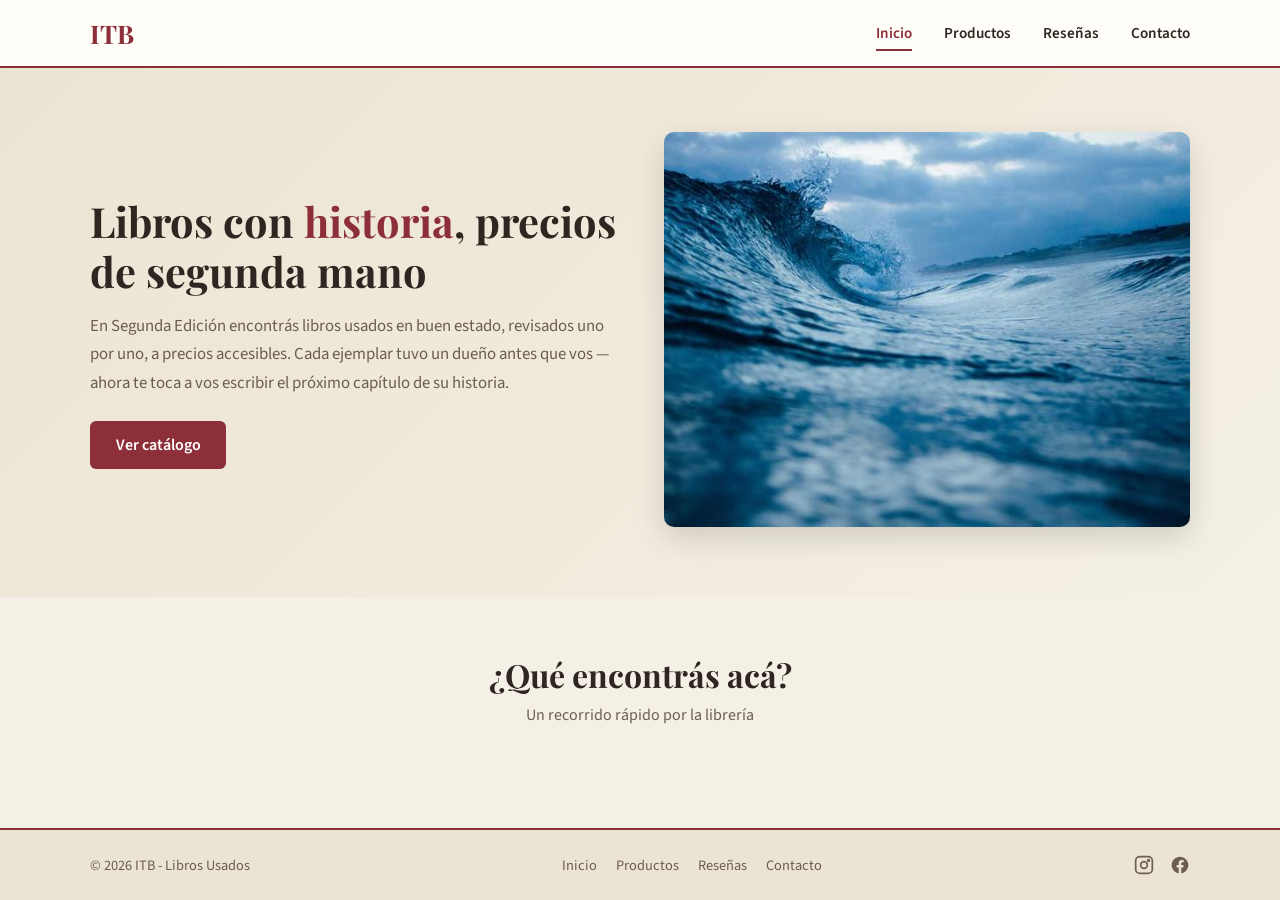
<file: index.html>
<!DOCTYPE html>
<html lang="es">
<head>
  <meta charset="UTF-8">
  <meta name="viewport" content="width=device-width, initial-scale=1.0">
  <title>ITB - Libros Usados</title>

  <!-- Google Fonts -->
  <link rel="preconnect" href="https://fonts.googleapis.com">
  <link rel="preconnect" href="https://fonts.gstatic.com" crossorigin>
  <link href="https://fonts.googleapis.com/css2?family=Playfair+Display:wght@600;700&family=Source+Sans+3:wght@400;600&display=swap" rel="stylesheet">

  <link rel="stylesheet" href="css/styles.css">
</head>
<body>

  <!-- HEADER -->
  <header class="site-header">
    <div class="navbar-container">
      <a href="index.html" class="logo">ITB</a>

      <nav>
        <ul class="nav-links">
          <li><a href="index.html" class="active">Inicio</a></li>
          <li><a href="./pages/productos.html">Productos</a></li>
          <li><a href="./pages/resenas.html">Reseñas</a></li>
          <li><a href="./pages/contacto.html">Contacto</a></li>
        </ul>
      </nav>
    </div>
  </header>

  <main>
    <!-- HERO -->
    <section class="hero">
      <div class="hero-container">
        <div class="hero-texto">
          <h1>Libros con <span>historia</span>, precios de segunda mano</h1>
          <p>
            En Segunda Edición encontrás libros usados en buen estado,
            revisados uno por uno, a precios accesibles. Cada ejemplar
            tuvo un dueño antes que vos — ahora te toca a vos escribir
            el próximo capítulo de su historia.
          </p>
          <a href="./pages/productos.html" class="btn-principal">Ver catálogo</a>
        </div>

        <div class="hero-imagen">
          <img
            src="./img/Ola.jpg"
            alt="Imagen de Ola"
          >
        </div>
      </div>
    </section>

    <!-- ADELANTO DE SECCIONES -->
    <section class="seccion">
      <div class="seccion-titulo">
        <h2>¿Qué encontrás acá?</h2>
        <p>Un recorrido rápido por la librería</p>
      </div>
    </section>
  </main>

  <!-- FOOTER -->
  <footer class="site-footer">
    <div class="footer-inner">
      <p>© 2026 ITB - Libros Usados</p>

      <ul class="footer-nav">
        <li><a href="index.html">Inicio</a></li>
        <li><a href="./pages/productos.html">Productos</a></li>
        <li><a href="./pages/resenas.html">Reseñas</a></li>
        <li><a href="./pages/contacto.html">Contacto</a></li>
      </ul>

      <div class="footer-redes">
        <a href="#" aria-label="Instagram">
          <svg viewBox="0 0 24 24" fill="none" stroke="currentColor" stroke-width="2" stroke-linecap="round" stroke-linejoin="round"><rect x="2" y="2" width="20" height="20" rx="5"/><circle cx="12" cy="12" r="4"/><circle cx="17.5" cy="6.5" r="1"/></svg>
        </a>
        <a href="#" aria-label="Facebook">
          <svg viewBox="0 0 24 24" fill="currentColor"><path d="M22 12.06C22 6.5 17.52 2 12 2S2 6.5 2 12.06c0 5 3.66 9.15 8.44 9.94v-7.03H7.9v-2.91h2.54V9.85c0-2.5 1.49-3.89 3.77-3.89 1.09 0 2.23.2 2.23.2v2.45h-1.26c-1.24 0-1.63.77-1.63 1.56v1.88h2.78l-.44 2.91h-2.34V22c4.78-.79 8.44-4.94 8.44-9.94Z"/></svg>
        </a>
      </div>
    </div>
  </footer>

</body>
</html>
</file>
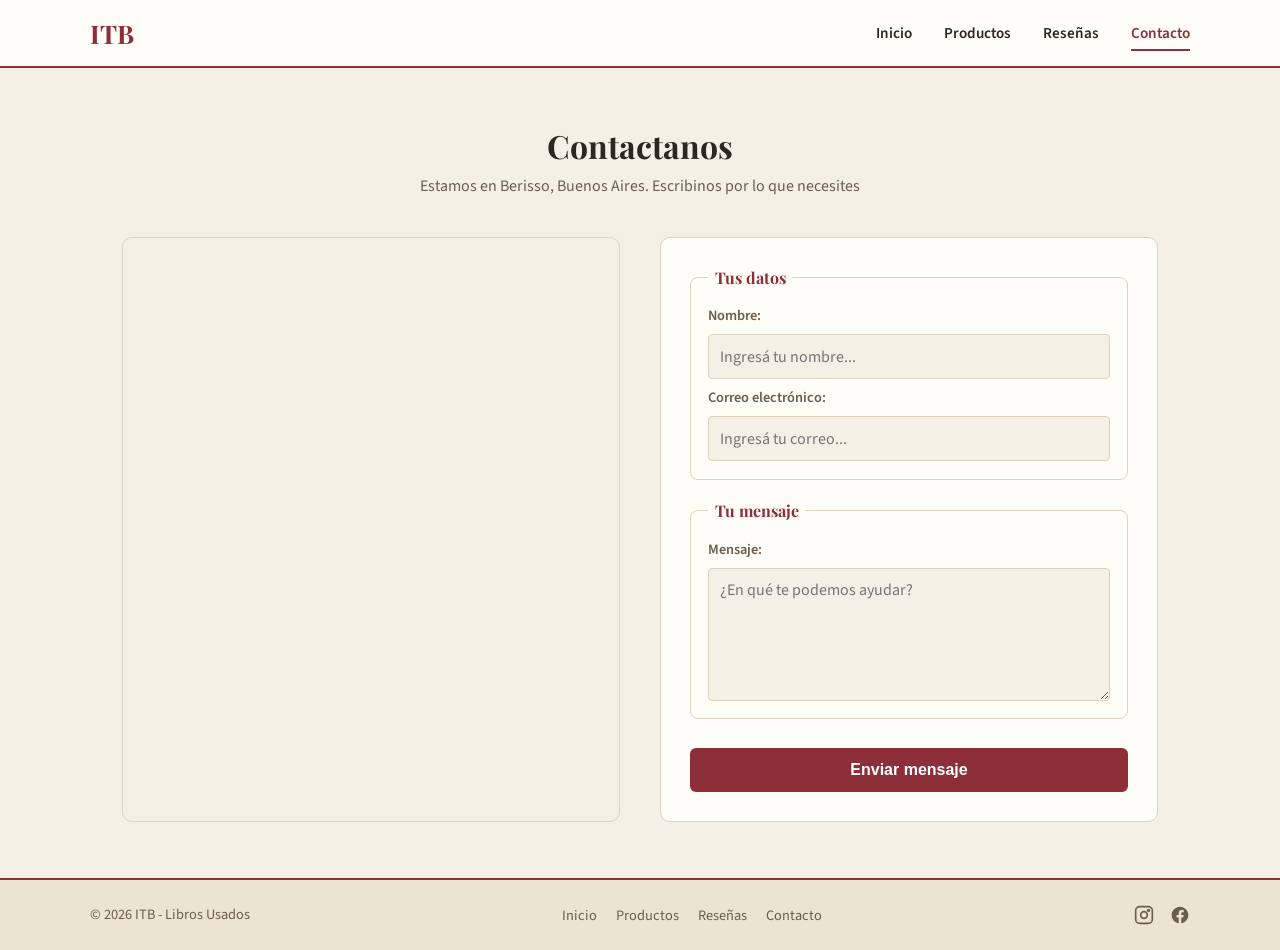
<file: contacto.html>
<!DOCTYPE html>
<html lang="es">
<head>
  <meta charset="UTF-8">
  <meta name="viewport" content="width=device-width, initial-scale=1.0">
  <title>ITB - Contacto</title>

  <link rel="preconnect" href="https://fonts.googleapis.com">
  <link rel="preconnect" href="https://fonts.gstatic.com" crossorigin>
  <link href="https://fonts.googleapis.com/css2?family=Playfair+Display:wght@600;700&family=Source+Sans+3:wght@400;600&display=swap" rel="stylesheet">

  <link rel="stylesheet" href="css/styles.css">
</head>
<body>

  <!-- HEADER -->
  <header class="site-header">
    <div class="navbar-container">
      <a href="index.html" class="logo">ITB</a>

      <nav>
        <ul class="nav-links">
          <li><a href="index.html">Inicio</a></li>
          <li><a href="productos.html">Productos</a></li>
          <li><a href="resenas.html">Reseñas</a></li>
          <li><a href="contacto.html" class="active">Contacto</a></li>
        </ul>
      </nav>
    </div>
  </header>

  <main>
    <!-- CONTACTO -->
    <section id="contacto" class="seccion">
      <div class="seccion-titulo">
        <h2>Contactanos</h2>
        <p>Estamos en Berisso, Buenos Aires. Escribinos por lo que necesites</p>
      </div>

      <div class="contacto-grid">

        <!-- MAPA (multimedia: iframe) -->
        <div class="contacto-mapa">
          <iframe
            src="https://maps.google.com/maps?q=Berisso,Buenos%20Aires,Argentina&z=13&output=embed"
            title="Ubicación de la librería Segunda Edición en Berisso"
            loading="lazy"
            referrerpolicy="no-referrer-when-downgrade"
          ></iframe>
        </div>

        <!-- FORMULARIO -->
        <form
          action="https://formspree.io/f/TU_ID_DE_FORMSPREE"
          method="POST"
          class="form-contacto"
        >
          <fieldset>
            <legend>Tus datos</legend>

            <label for="nombre">Nombre:</label>
            <input
              id="nombre"
              name="nombre"
              type="text"
              placeholder="Ingresá tu nombre..."
              required
            >

            <label for="correo">Correo electrónico:</label>
            <input
              id="correo"
              name="email"
              type="email"
              placeholder="Ingresá tu correo..."
              required
            >
          </fieldset>

          <fieldset>
            <legend>Tu mensaje</legend>

            <label for="mensaje">Mensaje:</label>
            <textarea
              id="mensaje"
              name="message"
              placeholder="¿En qué te podemos ayudar?"
              rows="5"
              required
            ></textarea>
          </fieldset>

          <button type="submit" class="btn-enviar">Enviar mensaje</button>
        </form>

      </div>
    </section>
  </main>

  <!-- FOOTER -->
  <footer class="site-footer">
    <div class="footer-inner">
      <p>© 2026 ITB - Libros Usados</p>

      <ul class="footer-nav">
        <li><a href="index.html">Inicio</a></li>
        <li><a href="productos.html">Productos</a></li>
        <li><a href="resenas.html">Reseñas</a></li>
        <li><a href="contacto.html">Contacto</a></li>
      </ul>

      <div class="footer-redes">
        <a href="#" aria-label="Instagram">
          <svg viewBox="0 0 24 24" fill="none" stroke="currentColor" stroke-width="2" stroke-linecap="round" stroke-linejoin="round"><rect x="2" y="2" width="20" height="20" rx="5"/><circle cx="12" cy="12" r="4"/><circle cx="17.5" cy="6.5" r="1"/></svg>
        </a>
        <a href="#" aria-label="Facebook">
          <svg viewBox="0 0 24 24" fill="currentColor"><path d="M22 12.06C22 6.5 17.52 2 12 2S2 6.5 2 12.06c0 5 3.66 9.15 8.44 9.94v-7.03H7.9v-2.91h2.54V9.85c0-2.5 1.49-3.89 3.77-3.89 1.09 0 2.23.2 2.23.2v2.45h-1.26c-1.24 0-1.63.77-1.63 1.56v1.88h2.78l-.44 2.91h-2.34V22c4.78-.79 8.44-4.94 8.44-9.94Z"/></svg>
        </a>
      </div>
    </div>
  </footer>

</body>
</html>
</file>
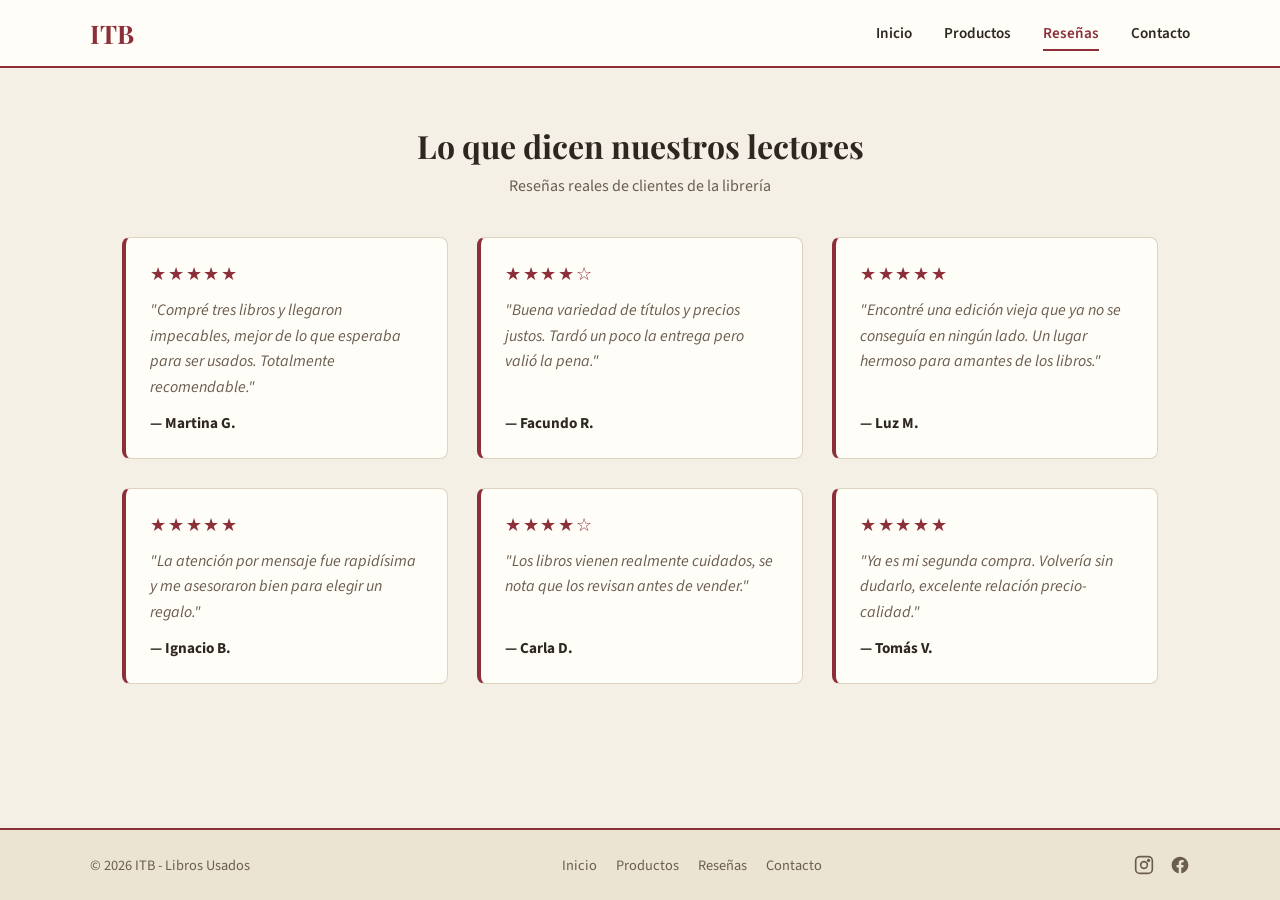
<file: resenas.html>
<!DOCTYPE html>
<html lang="es">
<head>
  <meta charset="UTF-8">
  <meta name="viewport" content="width=device-width, initial-scale=1.0">
  <title>ITB - Reseñas</title>

  <link rel="preconnect" href="https://fonts.googleapis.com">
  <link rel="preconnect" href="https://fonts.gstatic.com" crossorigin>
  <link href="https://fonts.googleapis.com/css2?family=Playfair+Display:wght@600;700&family=Source+Sans+3:wght@400;600&display=swap" rel="stylesheet">

  <link rel="stylesheet" href="css/styles.css">
</head>
<body>

  <!-- HEADER -->
  <header class="site-header">
    <div class="navbar-container">
      <a href="index.html" class="logo">ITB</a>

      <nav>
        <ul class="nav-links">
          <li><a href="index.html">Inicio</a></li>
          <li><a href="productos.html">Productos</a></li>
          <li><a href="resenas.html" class="active">Reseñas</a></li>
          <li><a href="contacto.html">Contacto</a></li>
        </ul>
      </nav>
    </div>
  </header>

  <main>
    <!-- RESEÑAS -->
    <section id="resenas" class="seccion">
      <div class="seccion-titulo">
        <h2>Lo que dicen nuestros lectores</h2>
        <p>Reseñas reales de clientes de la librería</p>
      </div>

      <div class="resenas-grid">

        <article class="resena-card">
          <div class="resena-estrellas">★★★★★</div>
          <p class="resena-texto">
            "Compré tres libros y llegaron impecables, mejor de lo que esperaba
            para ser usados. Totalmente recomendable."
          </p>
          <p class="resena-autor">— Martina G.</p>
        </article>

        <article class="resena-card">
          <div class="resena-estrellas">★★★★☆</div>
          <p class="resena-texto">
            "Buena variedad de títulos y precios justos. Tardó un poco la
            entrega pero valió la pena."
          </p>
          <p class="resena-autor">— Facundo R.</p>
        </article>

        <article class="resena-card">
          <div class="resena-estrellas">★★★★★</div>
          <p class="resena-texto">
            "Encontré una edición vieja que ya no se conseguía en ningún
            lado. Un lugar hermoso para amantes de los libros."
          </p>
          <p class="resena-autor">— Luz M.</p>
        </article>

        <article class="resena-card">
          <div class="resena-estrellas">★★★★★</div>
          <p class="resena-texto">
            "La atención por mensaje fue rapidísima y me asesoraron bien
            para elegir un regalo."
          </p>
          <p class="resena-autor">— Ignacio B.</p>
        </article>

        <article class="resena-card">
          <div class="resena-estrellas">★★★★☆</div>
          <p class="resena-texto">
            "Los libros vienen realmente cuidados, se nota que los revisan
            antes de vender."
          </p>
          <p class="resena-autor">— Carla D.</p>
        </article>

        <article class="resena-card">
          <div class="resena-estrellas">★★★★★</div>
          <p class="resena-texto">
            "Ya es mi segunda compra. Volvería sin dudarlo, excelente
            relación precio-calidad."
          </p>
          <p class="resena-autor">— Tomás V.</p>
        </article>

      </div>
    </section>
  </main>

  <!-- FOOTER -->
  <footer class="site-footer">
    <div class="footer-inner">
      <p>© 2026 ITB - Libros Usados</p>

      <ul class="footer-nav">
        <li><a href="index.html">Inicio</a></li>
        <li><a href="productos.html">Productos</a></li>
        <li><a href="resenas.html">Reseñas</a></li>
        <li><a href="contacto.html">Contacto</a></li>
      </ul>

      <div class="footer-redes">
        <a href="#" aria-label="Instagram">
          <svg viewBox="0 0 24 24" fill="none" stroke="currentColor" stroke-width="2" stroke-linecap="round" stroke-linejoin="round"><rect x="2" y="2" width="20" height="20" rx="5"/><circle cx="12" cy="12" r="4"/><circle cx="17.5" cy="6.5" r="1"/></svg>
        </a>
        <a href="#" aria-label="Facebook">
          <svg viewBox="0 0 24 24" fill="currentColor"><path d="M22 12.06C22 6.5 17.52 2 12 2S2 6.5 2 12.06c0 5 3.66 9.15 8.44 9.94v-7.03H7.9v-2.91h2.54V9.85c0-2.5 1.49-3.89 3.77-3.89 1.09 0 2.23.2 2.23.2v2.45h-1.26c-1.24 0-1.63.77-1.63 1.56v1.88h2.78l-.44 2.91h-2.34V22c4.78-.79 8.44-4.94 8.44-9.94Z"/></svg>
        </a>
      </div>
    </div>
  </footer>

</body>
</html>
</file>
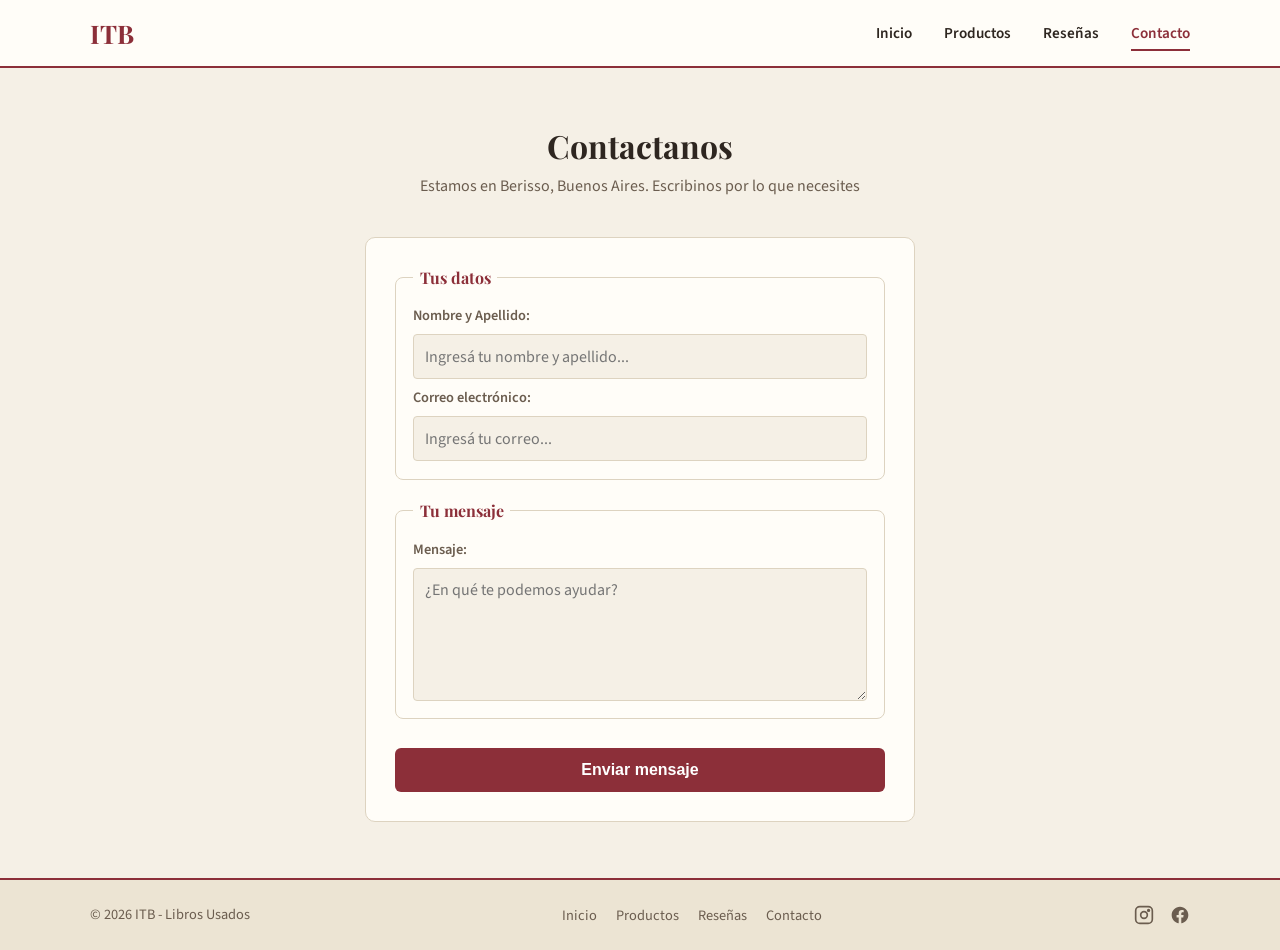
<file: pages/contacto.html>
<!DOCTYPE html>
<html lang="es">
<head>
  <meta charset="UTF-8">
  <meta name="viewport" content="width=device-width, initial-scale=1.0">
  <title>ITB - Contacto</title>

  <link rel="preconnect" href="https://fonts.googleapis.com">
  <link rel="preconnect" href="https://fonts.gstatic.com" crossorigin>
  <link href="https://fonts.googleapis.com/css2?family=Playfair+Display:wght@600;700&family=Source+Sans+3:wght@400;600&display=swap" rel="stylesheet">

  <link rel="stylesheet" href="../css/styles.css">
</head>
<body>

  <!-- HEADER -->
  <header class="site-header">
    <div class="navbar-container">
      <a href="../index.html" class="logo">ITB</a>

      <nav>
        <ul class="nav-links">
          <li><a href="../index.html">Inicio</a></li>
          <li><a href="productos.html">Productos</a></li>
          <li><a href="resenas.html">Reseñas</a></li>
          <li><a href="contacto.html" class="active">Contacto</a></li>
        </ul>
      </nav>
    </div>
  </header>

  <main>
    <!-- CONTACTO -->
    <section id="contacto" class="seccion">
      <div class="seccion-titulo">
        <h2>Contactanos</h2>
        <p>Estamos en Berisso, Buenos Aires. Escribinos por lo que necesites</p>
      </div>

      <div class="contacto-solo">

        <!-- FORMULARIO -->
        <form
          action="https://formspree.io/f/mljrqyyr"
          method="POST"
          class="form-contacto"
        >
          <fieldset>
            <legend>Tus datos</legend>

            <label for="nombre">Nombre y Apellido:</label>
            <input
              id="nombre"
              name="nombre"
              type="text"
              placeholder="Ingresá tu nombre y apellido..."
              required
            >

            <label for="correo">Correo electrónico:</label>
            <input
              id="correo"
              name="email"
              type="email"
              placeholder="Ingresá tu correo..."
              required
            >
          </fieldset>

          <fieldset>
            <legend>Tu mensaje</legend>

            <label for="mensaje">Mensaje:</label>
            <textarea
              id="mensaje"
              name="message"
              placeholder="¿En qué te podemos ayudar?"
              rows="5"
              required
            ></textarea>
          </fieldset>

          <button type="submit" class="btn-enviar">Enviar mensaje</button>
        </form>

      </div>
    </section>
  </main>

  <!-- FOOTER -->
  <footer class="site-footer">
    <div class="footer-inner">
      <p>© 2026 ITB - Libros Usados</p>

      <ul class="footer-nav">
        <li><a href="../index.html">Inicio</a></li>
        <li><a href="productos.html">Productos</a></li>
        <li><a href="resenas.html">Reseñas</a></li>
        <li><a href="contacto.html">Contacto</a></li>
      </ul>

      <div class="footer-redes">
        <a href="#" aria-label="Instagram">
          <svg viewBox="0 0 24 24" fill="none" stroke="currentColor" stroke-width="2" stroke-linecap="round" stroke-linejoin="round"><rect x="2" y="2" width="20" height="20" rx="5"/><circle cx="12" cy="12" r="4"/><circle cx="17.5" cy="6.5" r="1"/></svg>
        </a>
        <a href="#" aria-label="Facebook">
          <svg viewBox="0 0 24 24" fill="currentColor"><path d="M22 12.06C22 6.5 17.52 2 12 2S2 6.5 2 12.06c0 5 3.66 9.15 8.44 9.94v-7.03H7.9v-2.91h2.54V9.85c0-2.5 1.49-3.89 3.77-3.89 1.09 0 2.23.2 2.23.2v2.45h-1.26c-1.24 0-1.63.77-1.63 1.56v1.88h2.78l-.44 2.91h-2.34V22c4.78-.79 8.44-4.94 8.44-9.94Z"/></svg>
        </a>
      </div>
    </div>
  </footer>

</body>
</html>
</file>
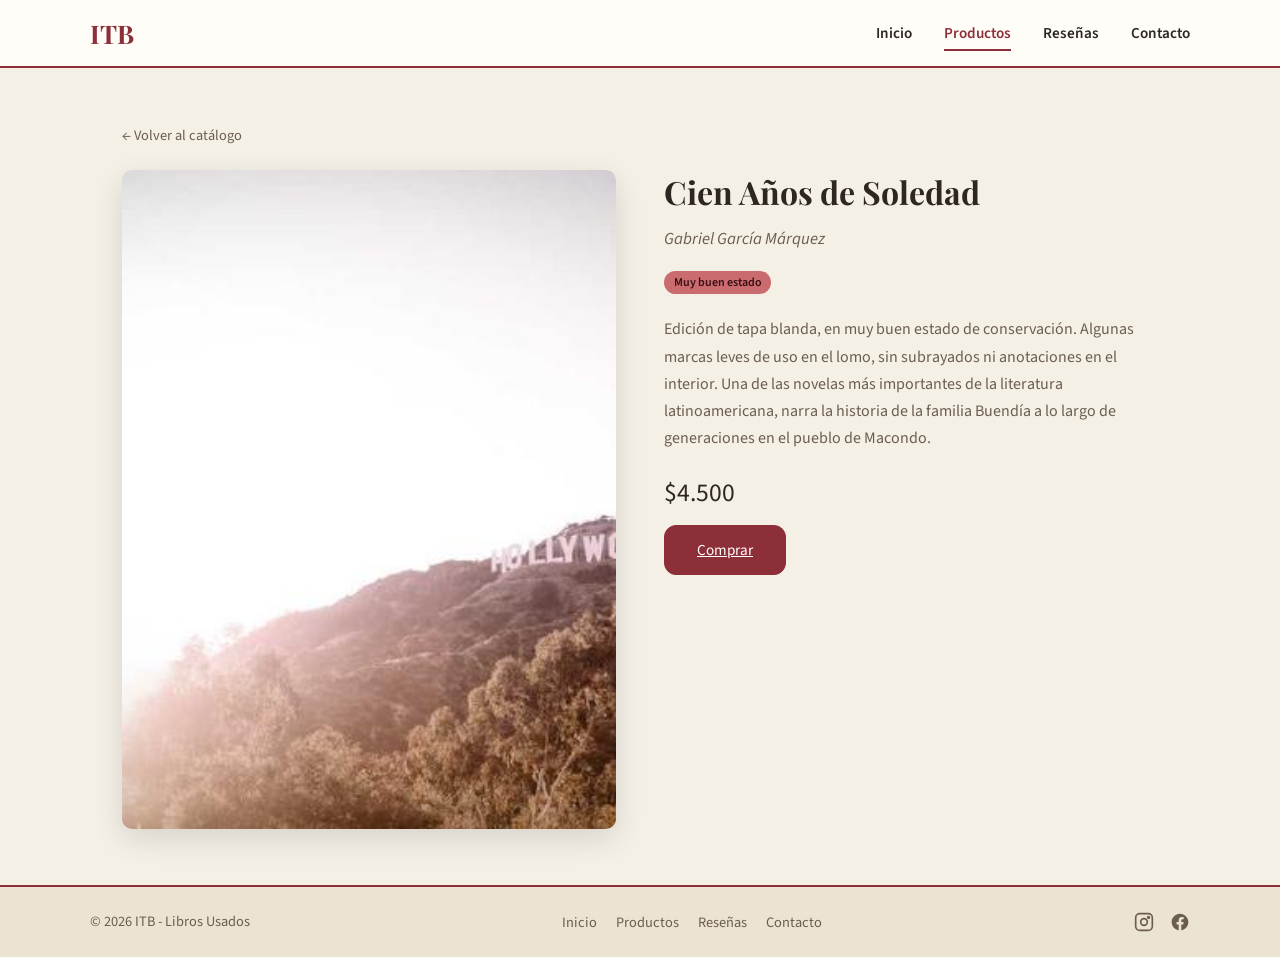
<file: pages/libro.html>
<!DOCTYPE html>
<html lang="es">
<head>
  <meta charset="UTF-8">
  <meta name="viewport" content="width=device-width, initial-scale=1.0">
  <title>ITB - Información del libro</title>

  <link rel="preconnect" href="https://fonts.googleapis.com">
  <link rel="preconnect" href="https://fonts.gstatic.com" crossorigin>
  <link href="https://fonts.googleapis.com/css2?family=Playfair+Display:wght@600;700&family=Source+Sans+3:wght@400;600&display=swap" rel="stylesheet">

  <link rel="stylesheet" href="../css/styles.css">
</head>
<body>

  <!-- HEADER -->
  <header class="site-header">
    <div class="navbar-container">
      <a href="../index.html" class="logo">ITB</a>

      <nav>
        <ul class="nav-links">
          <li><a href="../index.html">Inicio</a></li>
          <li><a href="productos.html" class="active">Productos</a></li>
          <li><a href="resenas.html">Reseñas</a></li>
          <li><a href="contacto.html">Contacto</a></li>
        </ul>
      </nav>
    </div>
  </header>

  <main>
    <!-- INFORMACION DEL LIBRO -->
    <section class="seccion">
      <a href="productos.html" class="volver-link">← Volver al catálogo</a>

      <div class="libro-detalle-container">

        <img
          src="../img/CienAñosdeSoledad.jpg"
          alt="Tapa del libro Cien Años de Soledad"
          class="libro-detalle-imagen"
        >

        <div class="libro-detalle-info">
          <h1>Cien Años de Soledad</h1>
          <p class="autor">Gabriel García Márquez</p>
          <span class="libro-estado">Muy buen estado</span>

          <p class="libro-descripcion">
            Edición de tapa blanda, en muy buen estado de conservación.
            Algunas marcas leves de uso en el lomo, sin subrayados ni
            anotaciones en el interior. Una de las novelas más importantes
            de la literatura latinoamericana, narra la historia de la
            familia Buendía a lo largo de generaciones en el pueblo de
            Macondo.
          </p>

          <p class="precio">$4.500</p>

          <a href="#" class="btn-comprar btn-comprar-grande">Comprar</a>
        </div>

      </div>
    </section>
  </main>

  <!-- FOOTER -->
  <footer class="site-footer">
    <div class="footer-inner">
      <p>© 2026 ITB - Libros Usados</p>

      <ul class="footer-nav">
        <li><a href="../index.html">Inicio</a></li>
        <li><a href="productos.html">Productos</a></li>
        <li><a href="resenas.html">Reseñas</a></li>
        <li><a href="contacto.html">Contacto</a></li>
      </ul>

      <div class="footer-redes">
        <a href="#" aria-label="Instagram">
          <svg viewBox="0 0 24 24" fill="none" stroke="currentColor" stroke-width="2" stroke-linecap="round" stroke-linejoin="round"><rect x="2" y="2" width="20" height="20" rx="5"/><circle cx="12" cy="12" r="4"/><circle cx="17.5" cy="6.5" r="1"/></svg>
        </a>
        <a href="#" aria-label="Facebook">
          <svg viewBox="0 0 24 24" fill="currentColor"><path d="M22 12.06C22 6.5 17.52 2 12 2S2 6.5 2 12.06c0 5 3.66 9.15 8.44 9.94v-7.03H7.9v-2.91h2.54V9.85c0-2.5 1.49-3.89 3.77-3.89 1.09 0 2.23.2 2.23.2v2.45h-1.26c-1.24 0-1.63.77-1.63 1.56v1.88h2.78l-.44 2.91h-2.34V22c4.78-.79 8.44-4.94 8.44-9.94Z"/></svg>
        </a>
      </div>
    </div>
  </footer>

</body>
</html>
</file>
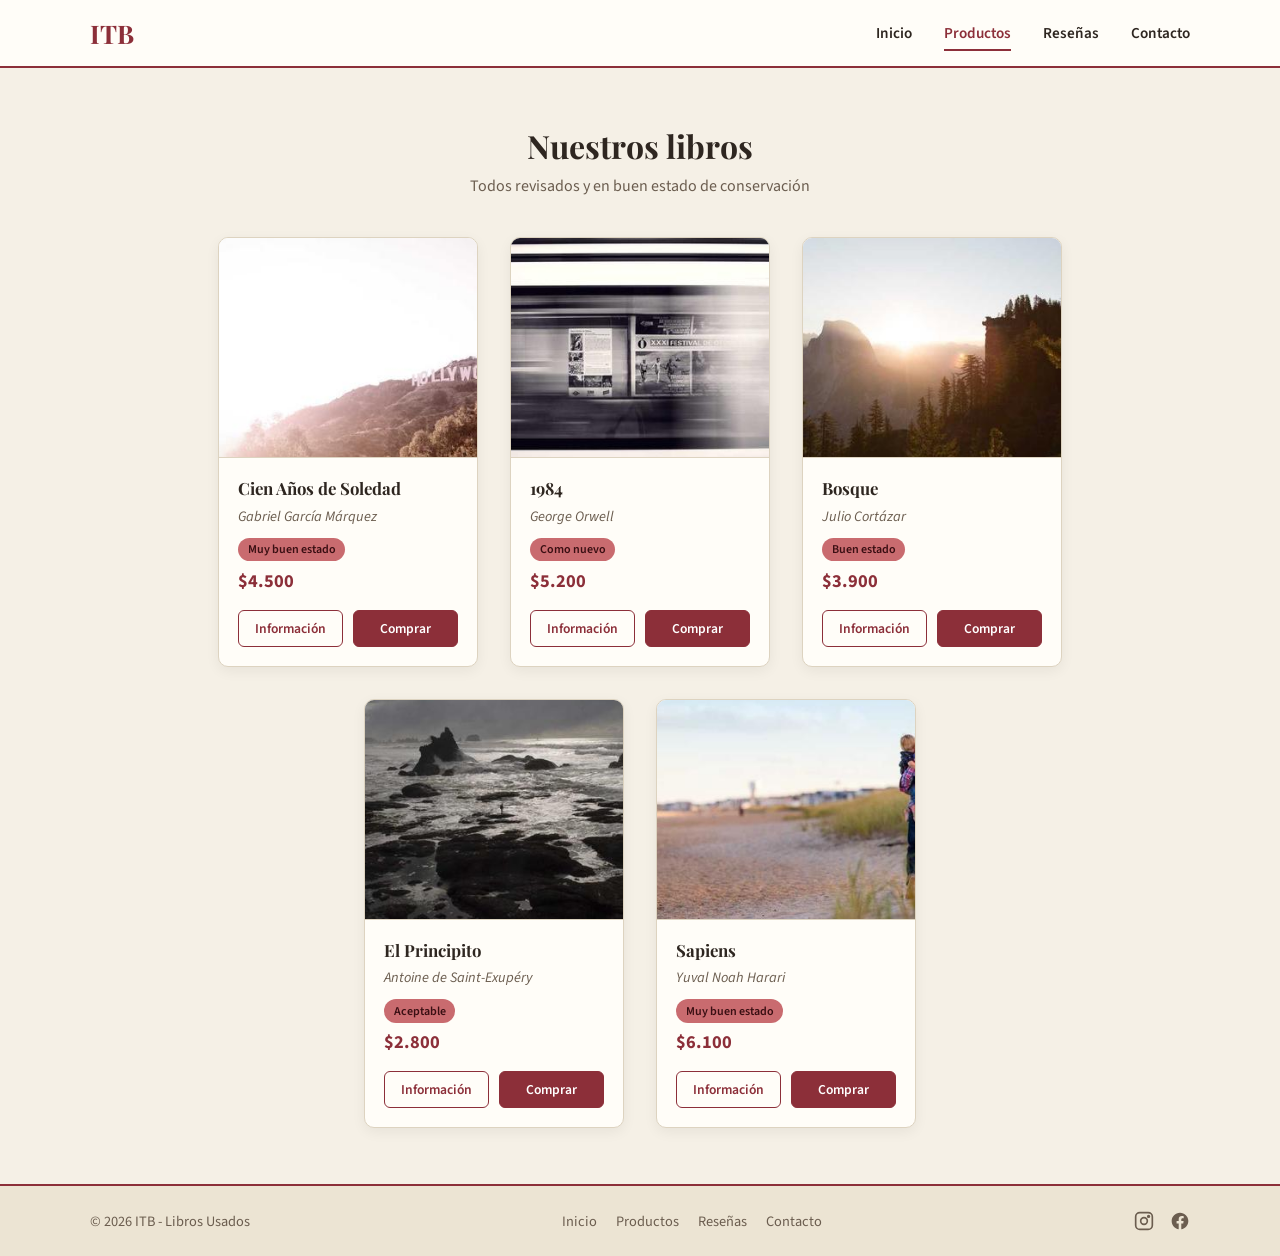
<file: pages/productos.html>
<!DOCTYPE html>
<html lang="es">
<head>
  <meta charset="UTF-8">
  <meta name="viewport" content="width=device-width, initial-scale=1.0">
  <title>ITB - Productos</title>

  <link rel="preconnect" href="https://fonts.googleapis.com">
  <link rel="preconnect" href="https://fonts.gstatic.com" crossorigin>
  <link href="https://fonts.googleapis.com/css2?family=Playfair+Display:wght@600;700&family=Source+Sans+3:wght@400;600&display=swap" rel="stylesheet">

  <link rel="stylesheet" href="../css/styles.css">
</head>
<body>

  <!-- HEADER -->
  <header class="site-header">
    <div class="navbar-container">
      <a href="../index.html" class="logo">ITB</a>

      <nav>
        <ul class="nav-links">
          <li><a href="../index.html">Inicio</a></li>
          <li><a href="productos.html" class="active">Productos</a></li>
          <li><a href="resenas.html">Reseñas</a></li>
          <li><a href="contacto.html">Contacto</a></li>
        </ul>
      </nav>
    </div>
  </header>

  <main>
    <!-- PRODUCTOS -->
    <section id="productos" class="seccion">
      <div class="seccion-titulo">
        <h2>Nuestros libros</h2>
        <p>Todos revisados y en buen estado de conservación</p>
      </div>

      <div class="productos-flex">

        <article class="libro-card">
          <img src="../img/CienAñosdeSoledad.jpg" alt="Tapa del libro Cien Años de Soledad">
          <div class="libro-card-body">
            <h3>Cien Años de Soledad</h3>
            <p class="autor">Gabriel García Márquez</p>
            <span class="libro-estado">Muy buen estado</span>
            <p class="precio">$4.500</p>
            <div class="libro-botones">
              <a href="libro.html" class="btn-info">Información</a>
              <a href="#" class="btn-comprar">Comprar</a>
            </div>
          </div>
        </article>

        <article class="libro-card">
          <img src="../img/1984.jpg" alt="Tapa del libro 1984">
          <div class="libro-card-body">
            <h3>1984</h3>
            <p class="autor">George Orwell</p>
            <span class="libro-estado">Como nuevo</span>
            <p class="precio">$5.200</p>
            <div class="libro-botones">
              <a href="libro.html" class="btn-info">Información</a>
              <a href="#" class="btn-comprar">Comprar</a>
            </div>
          </div>
        </article>

        <article class="libro-card">
          <img src="../img/Bosque.jpg" alt="Tapa del libro Bosque">
          <div class="libro-card-body">
            <h3>Bosque</h3>
            <p class="autor">Julio Cortázar</p>
            <span class="libro-estado">Buen estado</span>
            <p class="precio">$3.900</p>
            <div class="libro-botones">
              <a href="libro.html" class="btn-info">Información</a>
              <a href="#" class="btn-comprar">Comprar</a>
            </div>
          </div>
        </article>

        <article class="libro-card">
          <img src="../img/ElPrincipito.jpg" alt="Tapa del libro El Principito">
          <div class="libro-card-body">
            <h3>El Principito</h3>
            <p class="autor">Antoine de Saint-Exupéry</p>
            <span class="libro-estado">Aceptable</span>
            <p class="precio">$2.800</p>
            <div class="libro-botones">
              <a href="libro.html" class="btn-info">Información</a>
              <a href="#" class="btn-comprar">Comprar</a>
            </div>
          </div>
        </article>

        <article class="libro-card">
          <img src="../img/Sapiens.jpg" alt="Tapa del libro Sapiens">
          <div class="libro-card-body">
            <h3>Sapiens</h3>
            <p class="autor">Yuval Noah Harari</p>
            <span class="libro-estado">Muy buen estado</span>
            <p class="precio">$6.100</p>
            <div class="libro-botones">
              <a href="libro.html" class="btn-info">Información</a>
              <a href="#" class="btn-comprar">Comprar</a>
            </div>
          </div>
        </article>

      </div>
    </section>
  </main>

  <!-- FOOTER -->
  <footer class="site-footer">
    <div class="footer-inner">
      <p>© 2026 ITB - Libros Usados</p>

      <ul class="footer-nav">
        <li><a href="../index.html">Inicio</a></li>
        <li><a href="productos.html">Productos</a></li>
        <li><a href="resenas.html">Reseñas</a></li>
        <li><a href="contacto.html">Contacto</a></li>
      </ul>

      <div class="footer-redes">
        <a href="#" aria-label="Instagram">
          <svg viewBox="0 0 24 24" fill="none" stroke="currentColor" stroke-width="2" stroke-linecap="round" stroke-linejoin="round"><rect x="2" y="2" width="20" height="20" rx="5"/><circle cx="12" cy="12" r="4"/><circle cx="17.5" cy="6.5" r="1"/></svg>
        </a>
        <a href="#" aria-label="Facebook">
          <svg viewBox="0 0 24 24" fill="currentColor"><path d="M22 12.06C22 6.5 17.52 2 12 2S2 6.5 2 12.06c0 5 3.66 9.15 8.44 9.94v-7.03H7.9v-2.91h2.54V9.85c0-2.5 1.49-3.89 3.77-3.89 1.09 0 2.23.2 2.23.2v2.45h-1.26c-1.24 0-1.63.77-1.63 1.56v1.88h2.78l-.44 2.91h-2.34V22c4.78-.79 8.44-4.94 8.44-9.94Z"/></svg>
        </a>
      </div>
    </div>
  </footer>

</body>
</html>
</file>
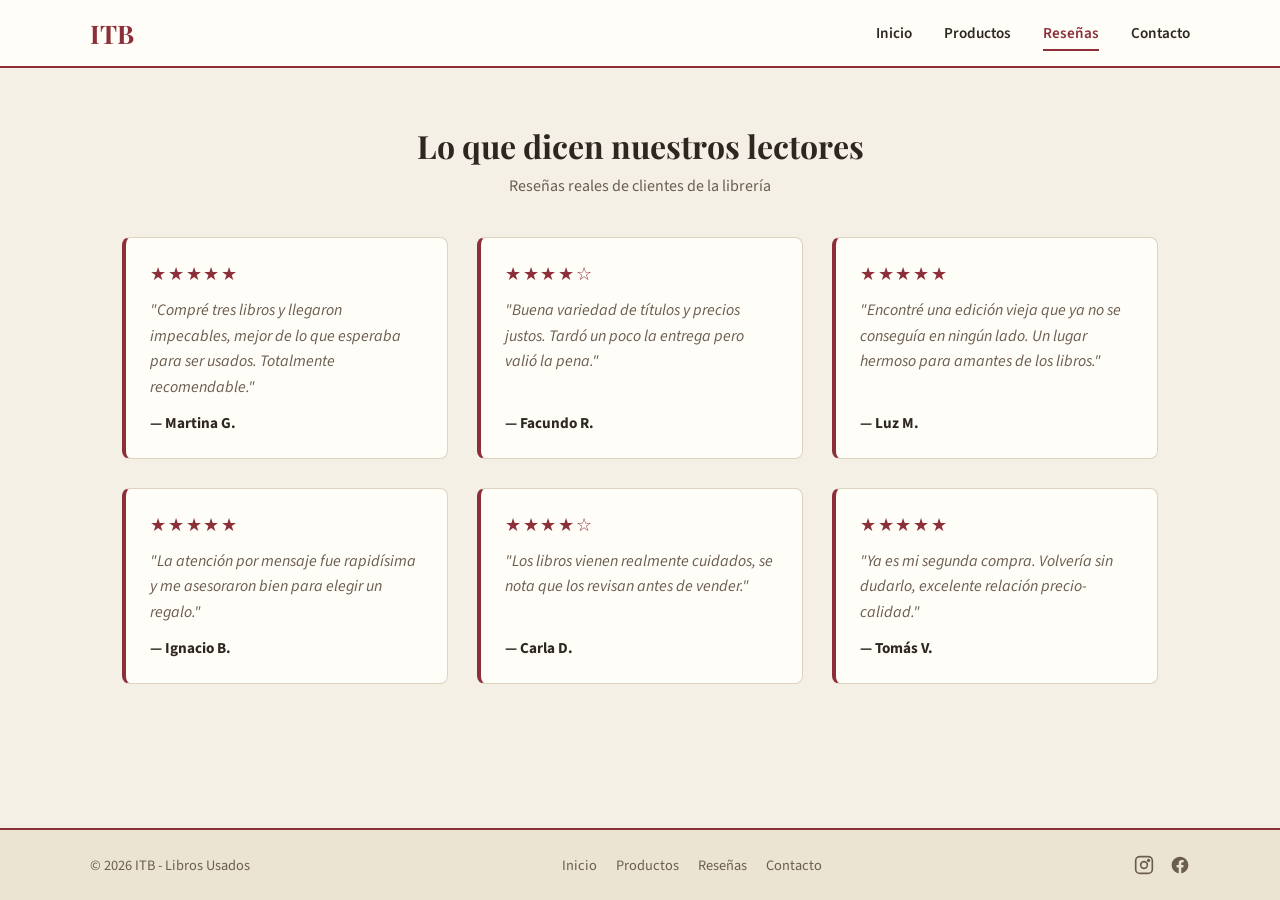
<file: pages/resenas.html>
<!DOCTYPE html>
<html lang="es">
<head>
  <meta charset="UTF-8">
  <meta name="viewport" content="width=device-width, initial-scale=1.0">
  <title>ITB - Reseñas</title>

  <link rel="preconnect" href="https://fonts.googleapis.com">
  <link rel="preconnect" href="https://fonts.gstatic.com" crossorigin>
  <link href="https://fonts.googleapis.com/css2?family=Playfair+Display:wght@600;700&family=Source+Sans+3:wght@400;600&display=swap" rel="stylesheet">

  <link rel="stylesheet" href="../css/styles.css">
</head>
<body>

  <!-- HEADER -->
  <header class="site-header">
    <div class="navbar-container">
      <a href="../index.html" class="logo">ITB</a>

      <nav>
        <ul class="nav-links">
          <li><a href="../index.html">Inicio</a></li>
          <li><a href="productos.html">Productos</a></li>
          <li><a href="resenas.html" class="active">Reseñas</a></li>
          <li><a href="contacto.html">Contacto</a></li>
        </ul>
      </nav>
    </div>
  </header>

  <main>
    <!-- RESEÑAS -->
    <section id="resenas" class="seccion">
      <div class="seccion-titulo">
        <h2>Lo que dicen nuestros lectores</h2>
        <p>Reseñas reales de clientes de la librería</p>
      </div>

      <div class="resenas-grid">

        <article class="resena-card">
          <div class="resena-estrellas">★★★★★</div>
          <p class="resena-texto">
            "Compré tres libros y llegaron impecables, mejor de lo que esperaba
            para ser usados. Totalmente recomendable."
          </p>
          <p class="resena-autor">— Martina G.</p>
        </article>

        <article class="resena-card">
          <div class="resena-estrellas">★★★★☆</div>
          <p class="resena-texto">
            "Buena variedad de títulos y precios justos. Tardó un poco la
            entrega pero valió la pena."
          </p>
          <p class="resena-autor">— Facundo R.</p>
        </article>

        <article class="resena-card">
          <div class="resena-estrellas">★★★★★</div>
          <p class="resena-texto">
            "Encontré una edición vieja que ya no se conseguía en ningún
            lado. Un lugar hermoso para amantes de los libros."
          </p>
          <p class="resena-autor">— Luz M.</p>
        </article>

        <article class="resena-card">
          <div class="resena-estrellas">★★★★★</div>
          <p class="resena-texto">
            "La atención por mensaje fue rapidísima y me asesoraron bien
            para elegir un regalo."
          </p>
          <p class="resena-autor">— Ignacio B.</p>
        </article>

        <article class="resena-card">
          <div class="resena-estrellas">★★★★☆</div>
          <p class="resena-texto">
            "Los libros vienen realmente cuidados, se nota que los revisan
            antes de vender."
          </p>
          <p class="resena-autor">— Carla D.</p>
        </article>

        <article class="resena-card">
          <div class="resena-estrellas">★★★★★</div>
          <p class="resena-texto">
            "Ya es mi segunda compra. Volvería sin dudarlo, excelente
            relación precio-calidad."
          </p>
          <p class="resena-autor">— Tomás V.</p>
        </article>

      </div>
    </section>
  </main>

  <!-- FOOTER -->
  <footer class="site-footer">
    <div class="footer-inner">
      <p>© 2026 ITB - Libros Usados</p>

      <ul class="footer-nav">
        <li><a href="../index.html">Inicio</a></li>
        <li><a href="productos.html">Productos</a></li>
        <li><a href="resenas.html">Reseñas</a></li>
        <li><a href="contacto.html">Contacto</a></li>
      </ul>

      <div class="footer-redes">
        <a href="#" aria-label="Instagram">
          <svg viewBox="0 0 24 24" fill="none" stroke="currentColor" stroke-width="2" stroke-linecap="round" stroke-linejoin="round"><rect x="2" y="2" width="20" height="20" rx="5"/><circle cx="12" cy="12" r="4"/><circle cx="17.5" cy="6.5" r="1"/></svg>
        </a>
        <a href="#" aria-label="Facebook">
          <svg viewBox="0 0 24 24" fill="currentColor"><path d="M22 12.06C22 6.5 17.52 2 12 2S2 6.5 2 12.06c0 5 3.66 9.15 8.44 9.94v-7.03H7.9v-2.91h2.54V9.85c0-2.5 1.49-3.89 3.77-3.89 1.09 0 2.23.2 2.23.2v2.45h-1.26c-1.24 0-1.63.77-1.63 1.56v1.88h2.78l-.44 2.91h-2.34V22c4.78-.79 8.44-4.94 8.44-9.94Z"/></svg>
        </a>
      </div>
    </div>
  </footer>

</body>
</html>
</file>
<file: css/styles.css>
/* ===== GOOGLE FONTS ===== */
/* Implementado con <link> en el <head> de cada página (ver HTML),
   no con @import, para que el navegador pueda descargarlas en paralelo. */

/* ===== RESET BASICO ===== */
* {
  margin: 0;
  padding: 0;
  box-sizing: border-box;
}

body {
  font-family: 'Source Sans 3', sans-serif;
  background-color: #f5f0e6;
  color: #2e2620;
  min-height: 100vh;
  display: flex;
  flex-direction: column;
}

h1, h2, h3, .logo {
  font-family: 'Playfair Display', serif;
}

/* ===== HEADER / NAVBAR ===== */
header.site-header {
  background-color: #fffdf8;
  border-bottom: 2px solid #8c2f39;
  padding: 1rem 2rem;
}

.navbar-container {
  display: flex;
  justify-content: space-between;
  align-items: center;
  max-width: 1100px;
  margin: 0 auto;
  flex-wrap: wrap;
  gap: 1rem;
}

.logo {
  color: #8c2f39;
  font-size: 1.6rem;
  font-weight: 700;
  text-decoration: none;
}

.nav-links {
  list-style: none;
  display: flex;
  gap: 2rem;
}

.nav-links a {
  color: #2e2620;
  text-decoration: none;
  font-weight: 600;
  font-size: 0.95rem;
  padding-bottom: 0.3rem;
  border-bottom: 2px solid transparent;
  transition: border-color 0.2s, color 0.2s;
}

.nav-links a:hover,
.nav-links a.active {
  color: #8c2f39;
  border-bottom-color: #8c2f39;
}

/* ===== HERO (Inicio) ===== */
.hero {
  padding: 4rem 2rem;
  background: linear-gradient(135deg, #ece4d3, #f5f0e6);
}

.hero-container {
  max-width: 1100px;
  margin: 0 auto;
  display: flex;
  align-items: center;
  gap: 3rem;
  flex-wrap: wrap;
}

.hero-texto {
  flex: 1 1 320px;
}

.hero-texto h1 {
  font-size: 2.6rem;
  margin-bottom: 1rem;
  line-height: 1.2;
}

.hero-texto h1 span {
  color: #8c2f39;
}

.hero-texto p {
  color: #6b5d4f;
  font-size: 1.05rem;
  line-height: 1.7;
  margin-bottom: 1.5rem;
}

.hero-imagen {
  flex: 1 1 320px;
}

.hero-imagen img {
  width: 100%;
  height: auto;
  border-radius: 10px;
  box-shadow: 0 10px 30px rgba(0, 0, 0, 0.15);
}

.btn-principal {
  display: inline-block;
  background-color: #8c2f39;
  color: #fff;
  text-decoration: none;
  padding: 0.8rem 1.6rem;
  border-radius: 6px;
  font-weight: 600;
  transition: opacity 0.2s;
}

.btn-principal:hover {
  opacity: 0.85;
}

/* ===== SECCIONES GENERALES ===== */
main {
  flex: 1;
}

.seccion {
  padding: 3.5rem 2rem;
  max-width: 1100px;
  margin: 0 auto;
}

.seccion-titulo {
  text-align: center;
  margin-bottom: 2.5rem;
}

.seccion-titulo h2 {
  font-size: 2rem;
  margin-bottom: 0.5rem;
}

.seccion-titulo p {
  color: #6b5d4f;
}

/* ===== FOOTER ===== */
footer.site-footer {
  background-color: #ece4d3;
  border-top: 2px solid #8c2f39;
  padding: 1.5rem 2rem;
  margin-top: auto;
}

.footer-inner {
  max-width: 1100px;
  margin: 0 auto;
  display: flex;
  justify-content: space-between;
  align-items: center;
  flex-wrap: wrap;
  gap: 1rem;
}

.footer-inner p {
  color: #6b5d4f;
  font-size: 0.9rem;
}

.footer-nav {
  list-style: none;
  display: flex;
  gap: 1.2rem;
}

.footer-nav a {
  color: #6b5d4f;
  text-decoration: none;
  font-size: 0.9rem;
  transition: color 0.2s;
}

.footer-nav a:hover {
  color: #8c2f39;
}

.footer-redes {
  display: flex;
  gap: 1rem;
}

.footer-redes a {
  color: #6b5d4f;
  display: flex;
  transition: color 0.2s;
}

.footer-redes a:hover {
  color: #8c2f39;
}

.footer-redes svg {
  width: 20px;
  height: 20px;
}

/* ===== PRODUCTOS (Flexbox) ===== */
.productos-flex {
  display: flex;
  flex-wrap: wrap;
  gap: 2rem;
  justify-content: center;
}

.libro-card {
  background-color: #fffdf8;
  border: 1px solid #ddd3c0;
  border-radius: 10px;
  overflow: hidden;
  flex: 1 1 240px;
  max-width: 260px;
  display: flex;
  flex-direction: column;
  box-shadow: 0 4px 14px rgba(0, 0, 0, 0.06);
}

.libro-card img {
  width: 100%;
  height: 220px;
  object-fit: cover;
  border-bottom: 1px solid #ddd3c0;
}

.libro-card-body {
  padding: 1.2rem;
  display: flex;
  flex-direction: column;
  gap: 0.4rem;
  flex: 1;
}

.libro-card h3 {
  font-size: 1.05rem;
}

.libro-card .autor {
  color: #6b5d4f;
  font-size: 0.9rem;
  font-style: italic;
}

.libro-estado {
  align-self: flex-start;
  background-color: #c96b6f;
  color: #3a0f13;
  font-size: 0.75rem;
  font-weight: 600;
  padding: 0.2rem 0.6rem;
  border-radius: 999px;
  margin-top: 0.3rem;
}

.libro-card .precio {
  font-weight: 700;
  color: #8c2f39;
  font-size: 1.15rem;
  margin-top: auto;
}

/* Botones de cada card: Información (outline) y Comprar (relleno) */
.libro-botones {
  display: flex;
  gap: 0.6rem;
  margin-top: 0.6rem;
}

.libro-botones a {
  flex: 1;
  text-align: center;
  padding: 0.5rem 0.4rem;
  border-radius: 6px;
  text-decoration: none;
  font-size: 0.85rem;
  font-weight: 600;
  transition: opacity 0.2s, background-color 0.2s, color 0.2s;
}

.btn-info {
  border: 1px solid #8c2f39;
  color: #8c2f39;
  background-color: transparent;
}

.btn-info:hover {
  background-color: #8c2f39;
  color: #fff;
}

.btn-comprar {
  background-color: #8c2f39;
  color: #fff;
  border: 1px solid #8c2f39;
}

.btn-comprar:hover {
  opacity: 0.85;
}

/* ===== INFORMACION DEL LIBRO (detalle) ===== */
.volver-link {
  display: inline-block;
  color: #6b5d4f;
  text-decoration: none;
  font-size: 0.9rem;
  margin-bottom: 1.5rem;
  transition: color 0.2s;
}

.volver-link:hover {
  color: #8c2f39;
}

.libro-detalle-container {
  display: grid;
  grid-template-columns: 1fr 1fr;
  gap: 3rem;
  align-items: start;
}

.libro-detalle-imagen {
  width: 100%;
  height: auto;
  border-radius: 10px;
  box-shadow: 0 10px 30px rgba(0, 0, 0, 0.12);
}

.libro-detalle-info {
  display: flex;
  flex-direction: column;
  gap: 0.9rem;
}

.libro-detalle-info h1 {
  font-size: 2rem;
}

.libro-detalle-info .autor {
  color: #6b5d4f;
  font-style: italic;
  font-size: 1.05rem;
}

.libro-detalle-info .libro-estado {
  align-self: flex-start;
}

.libro-descripcion {
  color: #6b5d4f;
  line-height: 1.7;
  margin-top: 0.5rem;
}

.libro-detalle-info .precio {
  font-size: 1.6rem;
  margin-top: 0.5rem;
}

.btn-comprar-grande {
  align-self: flex-start;
  padding: 0.8rem 2rem;
  font-size: 0.95rem;
  border-radius: 12px;
}

/* ===== RESEÑAS (Grid) ===== */
.resenas-grid {
  display: grid;
  grid-template-columns: repeat(auto-fit, minmax(260px, 1fr));
  gap: 1.8rem;
}

.resena-card {
  background-color: #fffdf8;
  border: 1px solid #ddd3c0;
  border-left: 4px solid #8c2f39;
  border-radius: 8px;
  padding: 1.5rem;
  display: flex;
  flex-direction: column;
  gap: 0.7rem;
}

.resena-estrellas {
  color: #8c2f39;
  font-size: 1.1rem;
  letter-spacing: 0.1em;
}

.resena-texto {
  color: #6b5d4f;
  font-style: italic;
  line-height: 1.6;
  flex: 1;
}

.resena-autor {
  font-weight: 700;
  font-size: 0.95rem;
}

/* ===== CONTACTO ===== */
.contacto-grid {
  display: grid;
  grid-template-columns: 1fr 1fr;
  gap: 2.5rem;
}

.contacto-solo {
  max-width: 550px;
  margin: 0 auto;
}

.contacto-mapa iframe {
  width: 100%;
  height: 100%;
  min-height: 320px;
  border: 1px solid #ddd3c0;
  border-radius: 10px;
}

.form-contacto {
  background-color: #fffdf8;
  border: 1px solid #ddd3c0;
  padding: 1.8rem;
  border-radius: 10px;
  display: flex;
  flex-direction: column;
  gap: 0.5rem;
}

.form-contacto fieldset {
  border: 1px solid #ddd3c0;
  border-radius: 8px;
  padding: 1.1rem;
  margin-bottom: 0.8rem;
  display: flex;
  flex-direction: column;
  gap: 0.5rem;
}

.form-contacto legend {
  padding: 0 0.4rem;
  font-family: 'Playfair Display', serif;
  font-weight: 700;
  color: #8c2f39;
}

.form-contacto label {
  font-weight: 600;
  font-size: 0.9rem;
  color: #6b5d4f;
}

.form-contacto input,
.form-contacto textarea {
  padding: 0.65rem;
  background-color: #f5f0e6;
  border: 1px solid #ddd3c0;
  border-radius: 4px;
  color: #2e2620;
  font-family: inherit;
  font-size: 1rem;
  resize: vertical;
}

.form-contacto input:focus,
.form-contacto textarea:focus {
  outline: none;
  border-color: #8c2f39;
}

.btn-enviar {
  margin-top: 0.5rem;
  background-color: #8c2f39;
  color: #fff;
  border: none;
  padding: 0.8rem;
  border-radius: 6px;
  font-weight: 700;
  font-size: 1rem;
  cursor: pointer;
  transition: opacity 0.2s;
}

.btn-enviar:hover {
  opacity: 0.85;
}

/* ===== RESPONSIVE ===== */
@media (max-width: 700px) {
  .navbar-container {
    flex-direction: column;
    text-align: center;
  }

  .nav-links {
    flex-wrap: wrap;
    justify-content: center;
  }

  .hero-container {
    flex-direction: column;
    text-align: center;
  }

  .productos-flex {
    justify-content: center;
  }

  /* Sección Contacto responsiva: de 2 columnas a 1 */
  .contacto-grid {
    grid-template-columns: 1fr;
  }

  .contacto-mapa iframe {
    min-height: 240px;
  }

  .libro-detalle-container {
    grid-template-columns: 1fr;
  }
}

@media (max-width: 500px) {
  .hero-texto h1 {
    font-size: 2rem;
  }

  .footer-inner {
    flex-direction: column;
    text-align: center;
  }
}
</file>
